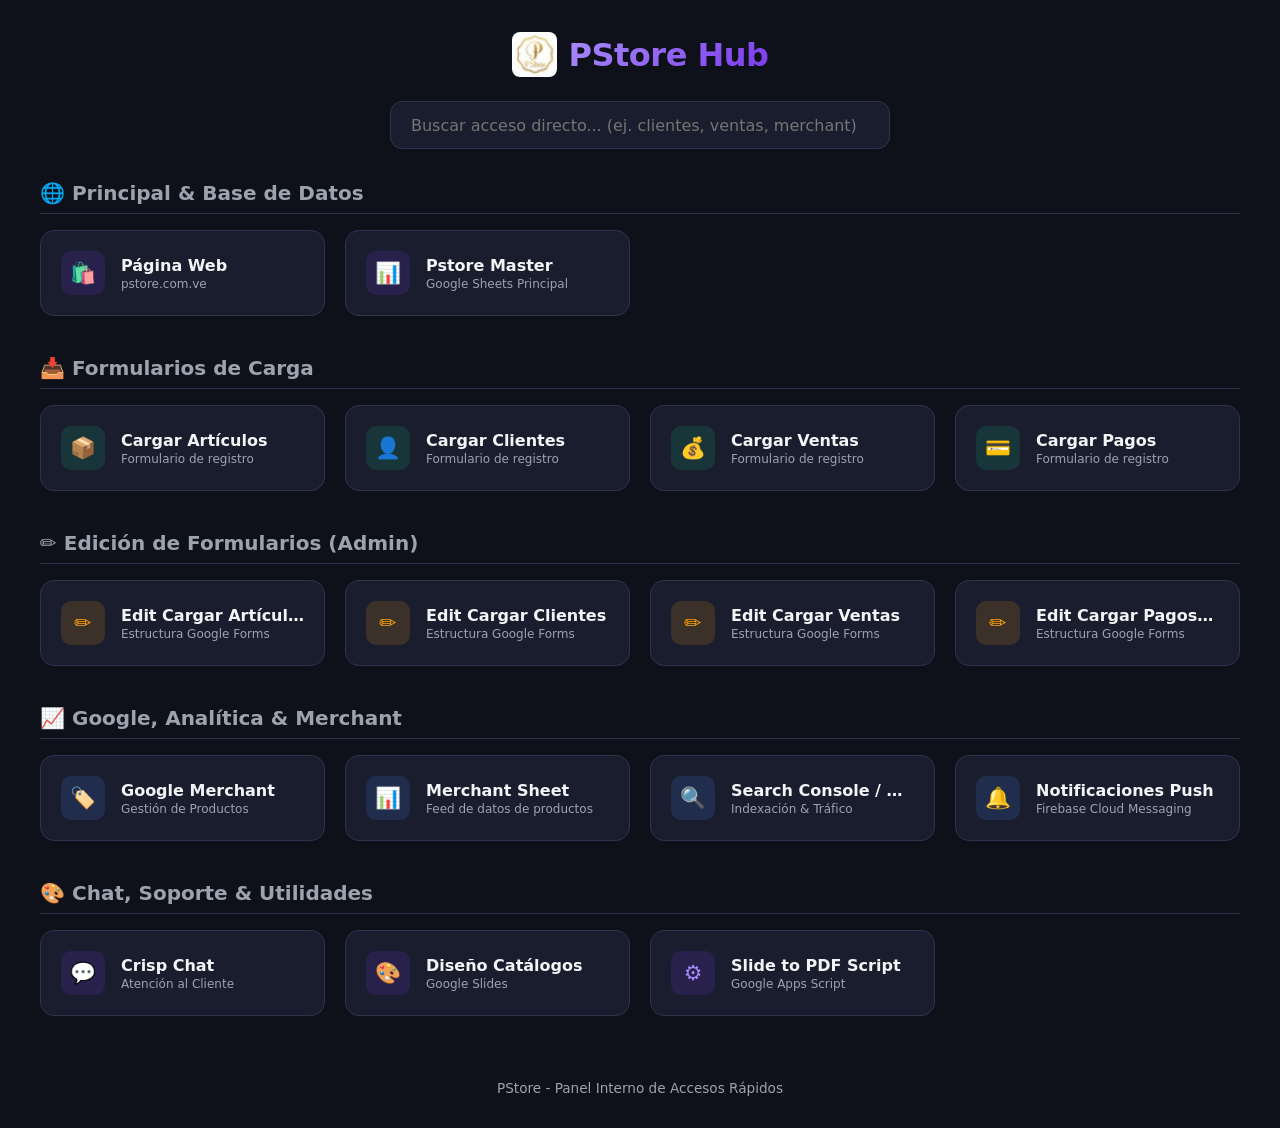
<file: links.html>
<!DOCTYPE html>
<html lang="es">
<head>
  <meta charset="UTF-8">
  <meta name="viewport" content="width=device-width, initial-scale=1.0">
  <title>PStore - Hub de Accesos Rápidos</title>
  <link rel="icon" type="image/png" href="assets/pstore.png">
  <style>
    :root {
      --bg-color: #0f111a;
      --card-bg: #1a1d2e;
      --card-hover: #23273e;
      --primary: #7c3aed;
      --primary-hover: #6d28d9;
      --text-main: #f3f4f6;
      --text-muted: #9ca3af;
      --accent-edit: #f59e0b;
      --accent-view: #10b981;
      --accent-google: #4285f4;
      --border-color: #2e344e;
    }

    * {
      box-sizing: border-box;
      margin: 0;
      padding: 0;
      font-family: 'Segoe UI', system-ui, -apple-system, sans-serif;
    }

    body {
      background-color: var(--bg-color);
      color: var(--text-main);
      min-height: 100vh;
      padding: 2rem 1rem;
    }

    header {
      max-width: 1200px;
      margin: 0 auto 2rem auto;
      text-align: center;
    }

    .brand {
      display: flex;
      align-items: center;
      justify-content: center;
      gap: 12px;
      margin-bottom: 1rem;
    }

    .brand img {
      width: 45px;
      height: 45px;
      border-radius: 8px;
    }

    .brand h1 {
      font-size: 2rem;
      letter-spacing: -0.5px;
      background: linear-gradient(135deg, #a78bfa, var(--primary));
      -webkit-background-clip: text;
      -webkit-text-fill-color: transparent;
    }

    .search-container {
      max-width: 500px;
      margin: 1.5rem auto 0 auto;
      position: relative;
    }

    .search-container input {
      width: 100%;
      padding: 0.85rem 1.25rem;
      border-radius: 12px;
      border: 1px solid var(--border-color);
      background-color: var(--card-bg);
      color: var(--text-main);
      font-size: 1rem;
      outline: none;
      transition: all 0.3s ease;
    }

    .search-container input:focus {
      border-color: var(--primary);
      box-shadow: 0 0 0 3px rgba(124, 58, 237, 0.25);
    }

    main {
      max-width: 1200px;
      margin: 0 auto;
      display: flex;
      flex-direction: column;
      gap: 2.5rem;
    }

    .category-title {
      font-size: 1.25rem;
      color: var(--text-muted);
      margin-bottom: 1rem;
      display: flex;
      align-items: center;
      gap: 8px;
      border-bottom: 1px solid var(--border-color);
      padding-bottom: 0.5rem;
    }

    .grid {
      display: grid;
      grid-template-columns: repeat(auto-fill, minmax(260px, 1fr));
      gap: 1.25rem;
    }

    .link-card {
      background-color: var(--card-bg);
      border: 1px solid var(--border-color);
      border-radius: 14px;
      padding: 1.25rem;
      text-decoration: none;
      color: var(--text-main);
      display: flex;
      align-items: center;
      gap: 1rem;
      transition: all 0.25s ease;
      position: relative;
      overflow: hidden;
    }

    .link-card:hover {
      background-color: var(--card-hover);
      transform: translateY(-3px);
      border-color: var(--primary);
      box-shadow: 0 8px 20px rgba(0,0,0,0.3);
    }

    .icon-box {
      width: 44px;
      height: 44px;
      border-radius: 10px;
      background: rgba(124, 58, 237, 0.15);
      color: #a78bfa;
      display: flex;
      align-items: center;
      justify-content: center;
      font-size: 1.3rem;
      flex-shrink: 0;
    }

    .card-info {
      display: flex;
      flex-direction: column;
      overflow: hidden;
    }

    .card-title {
      font-weight: 600;
      font-size: 1rem;
      white-space: nowrap;
      overflow: hidden;
      text-overflow: ellipsis;
    }

    .card-tag {
      font-size: 0.75rem;
      color: var(--text-muted);
      margin-top: 2px;
    }

    /* Modificadores por tipo de acción */
    .link-card.edit .icon-box {
      background: rgba(245, 158, 11, 0.15);
      color: var(--accent-edit);
    }

    .link-card.load .icon-box {
      background: rgba(16, 185, 129, 0.15);
      color: var(--accent-view);
    }

    .link-card.google .icon-box {
      background: rgba(66, 133, 244, 0.15);
      color: var(--accent-google);
    }

    footer {
      text-align: center;
      margin-top: 4rem;
      color: var(--text-muted);
      font-size: 0.85rem;
    }

    /* Ocultar tarjetas que no coincidan con la búsqueda */
    .hidden {
      display: none !important;
    }
  </style>
</head>
<body>

  <header>
    <div class="brand">
      <img src="assets/pstore.png" alt="PStore" onerror="this.style.display='none'">
      <h1>PStore Hub</h1>
    </div>
    <div class="search-container">
      <input type="text" id="searchInput" placeholder="Buscar acceso directo... (ej. clientes, ventas, merchant)" onkeyup="filtrarEnlaces()">
    </div>
  </header>

  <main>

    <!-- SECCIÓN 1: PRINCIPALES & SITIO -->
    <section class="link-group">
      <h2 class="category-title">🌐 Principal & Base de Datos</h2>
      <div class="grid">
        
        <a href="https://pstore.com.ve" target="_blank" class="link-card">
          <div class="icon-box">🛍️</div>
          <div class="card-info">
            <span class="card-title">Página Web</span>
            <span class="card-tag">pstore.com.ve</span>
          </div>
        </a>

        <a href="https://docs.google.com/spreadsheets/d/1Oy7oviUDfuKbSWfTWEO2qLLcRkblcxp8n0uVoQOEPE0/edit?usp=sharing" target="_blank" class="link-card">
          <div class="icon-box">📊</div>
          <div class="card-info">
            <span class="card-title">Pstore Master</span>
            <span class="card-tag">Google Sheets Principal</span>
          </div>
        </a>

      </div>
    </section>

    <!-- SECCIÓN 2: CARGA DE DATOS (FORMULARIOS RESPUESTA) -->
    <section class="link-group">
      <h2 class="category-title">📥 Formularios de Carga</h2>
      <div class="grid">

        <a href="https://forms.gle/qDS8vfbcsd91ERAs5" target="_blank" class="link-card load">
          <div class="icon-box">📦</div>
          <div class="card-info">
            <span class="card-title">Cargar Artículos</span>
            <span class="card-tag">Formulario de registro</span>
          </div>
        </a>

        <a href="https://docs.google.com/forms/d/e/1FAIpQLSc2mAnET4Qi3EbHRLFr1U32-f0-y5-ZE7R09BPXT_EVN79C2Q/viewform?usp=publish-editor" target="_blank" class="link-card load">
          <div class="icon-box">👤</div>
          <div class="card-info">
            <span class="card-title">Cargar Clientes</span>
            <span class="card-tag">Formulario de registro</span>
          </div>
        </a>

        <a href="https://docs.google.com/forms/d/1WIcMBXxWc2bWsIP05rTNUvOGQ4TWsbBh2VovqD-raD0/edit" target="_blank" class="link-card load">
          <div class="icon-box">💰</div>
          <div class="card-info">
            <span class="card-title">Cargar Ventas</span>
            <span class="card-tag">Formulario de registro</span>
          </div>
        </a>

        <a href="https://forms.gle/CU3Hy4etnTAte1fN6" target="_blank" class="link-card load">
          <div class="icon-box">💳</div>
          <div class="card-info">
            <span class="card-title">Cargar Pagos</span>
            <span class="card-tag">Formulario de registro</span>
          </div>
        </a>

      </div>
    </section>

    <!-- SECCIÓN 3: EDICIÓN DE FORMULARIOS -->
    <section class="link-group">
      <h2 class="category-title">✏️ Edición de Formularios (Admin)</h2>
      <div class="grid">

        <a href="https://docs.google.com/forms/d/1-9ZztYV-1vZR9as7TiOVOMaGW8U9nzHgDyauMsRuRXo/edit" target="_blank" class="link-card edit">
          <div class="icon-box">✏️</div>
          <div class="card-info">
            <span class="card-title">Edit Cargar Artículos</span>
            <span class="card-tag">Estructura Google Forms</span>
          </div>
        </a>

        <a href="https://docs.google.com/forms/d/1fBJq_mkz_J2ggGT6OqvBnKS9DCDmCMK5PhkTPX6NEgE/edit" target="_blank" class="link-card edit">
          <div class="icon-box">✏️</div>
          <div class="card-info">
            <span class="card-title">Edit Cargar Clientes</span>
            <span class="card-tag">Estructura Google Forms</span>
          </div>
        </a>

        <a href="https://forms.gle/PMhcsmj7qzrYe4rUA" target="_blank" class="link-card edit">
          <div class="icon-box">✏️</div>
          <div class="card-info">
            <span class="card-title">Edit Cargar Ventas</span>
            <span class="card-tag">Estructura Google Forms</span>
          </div>
        </a>

        <a href="https://docs.google.com/forms/d/16pW1PPQlOW4q5l2nht_x6KTDP5MswQmHVWyW7EzNACg/edit" target="_blank" class="link-card edit">
          <div class="icon-box">✏️</div>
          <div class="card-info">
            <span class="card-title">Edit Cargar Pagos/Abonos</span>
            <span class="card-tag">Estructura Google Forms</span>
          </div>
        </a>

      </div>
    </section>

    <!-- SECCIÓN 4: PLATA FORMAS & HERRAMIENTAS GOOGLE -->
    <section class="link-group">
      <h2 class="category-title">📈 Google, Analítica & Merchant</h2>
      <div class="grid">

        <a href="https://merchants.google.com/mc/items?a=5836408351&timePeriod=2026-07-11%2C2026-08-07&marketingMethod=4&src=ome" target="_blank" class="link-card google">
          <div class="icon-box">🏷️</div>
          <div class="card-info">
            <span class="card-title">Google Merchant</span>
            <span class="card-tag">Gestión de Productos</span>
          </div>
        </a>

        <a href="https://docs.google.com/spreadsheets/d/1KdBY3QBP8BFeV7BCD0Uc82E3tbNEMuCzfDuKtANWMcE/edit?gid=988042870#gid=988042870" target="_blank" class="link-card google">
          <div class="icon-box">📊</div>
          <div class="card-info">
            <span class="card-title">Merchant Sheet</span>
            <span class="card-tag">Feed de datos de productos</span>
          </div>
        </a>

        <a href="https://search.google.com/search-console?resource_id=https%3A%2F%2Fivanguillermo.github.io%2Fpstore%2Fcargar art" target="_blank" class="link-card google">
          <div class="icon-box">🔍</div>
          <div class="card-info">
            <span class="card-title">Search Console / Analytics</span>
            <span class="card-tag">Indexación & Tráfico</span>
          </div>
        </a>

        <a href="https://console.firebase.google.com/u/0/project/pstorechat/messaging" target="_blank" class="link-card google">
          <div class="icon-box">🔔</div>
          <div class="card-info">
            <span class="card-title">Notificaciones Push</span>
            <span class="card-tag">Firebase Cloud Messaging</span>
          </div>
        </a>

      </div>
    </section>

    <!-- SECCIÓN 5: COMUNICACIÓN & DISEÑO -->
    <section class="link-group">
      <h2 class="category-title">🎨 Chat, Soporte & Utilidades</h2>
      <div class="grid">

        <a href="https://app.crisp.chat/" target="_blank" class="link-card">
          <div class="icon-box">💬</div>
          <div class="card-info">
            <span class="card-title">Crisp Chat</span>
            <span class="card-tag">Atención al Cliente</span>
          </div>
        </a>

        <a href="https://docs.google.com/presentation/d/16DMQbu5Sk52aHNVObXTO69CBbKQTGelnqEpf5GxGhXQ/edit?usp=drive_web&ouid=113251891533513230387" target="_blank" class="link-card">
          <div class="icon-box">🎨</div>
          <div class="card-info">
            <span class="card-title">Diseño Catálogos</span>
            <span class="card-tag">Google Slides</span>
          </div>
        </a>

        <a href="https://script.google.com/home/projects/1m6alOUSeaJiKgJBY1kY_JezX0SvqswKEhO6C5h1Rvkw6KKsHL3Y_VWkM/edit" target="_blank" class="link-card">
          <div class="icon-box">⚙️</div>
          <div class="card-info">
            <span class="card-title">Slide to PDF Script</span>
            <span class="card-tag">Google Apps Script</span>
          </div>
        </a>

      </div>
    </section>

  </main>

  <footer>
    <p>PStore - Panel Interno de Accesos Rápidos</p>
  </footer>

  <script>
    function filtrarEnlaces() {
      const query = document.getElementById('searchInput').value.toLowerCase();
      const cards = document.querySelectorAll('.link-card');
      const groups = document.querySelectorAll('.link-group');

      cards.forEach(card => {
        const title = card.querySelector('.card-title').textContent.toLowerCase();
        const tag = card.querySelector('.card-tag').textContent.toLowerCase();
        
        if (title.includes(query) || tag.includes(query)) {
          card.classList.remove('hidden');
        } else {
          card.classList.add('hidden');
        }
      });

      // Ocultar grupo entero si no tiene tarjetas visibles
      groups.forEach(group => {
        const visibleCards = group.querySelectorAll('.link-card:not(.hidden)');
        if (visibleCards.length === 0 && query !== '') {
          group.classList.add('hidden');
        } else {
          group.classList.remove('hidden');
        }
      });
    }
  </script>
</body>
</html>
</file>
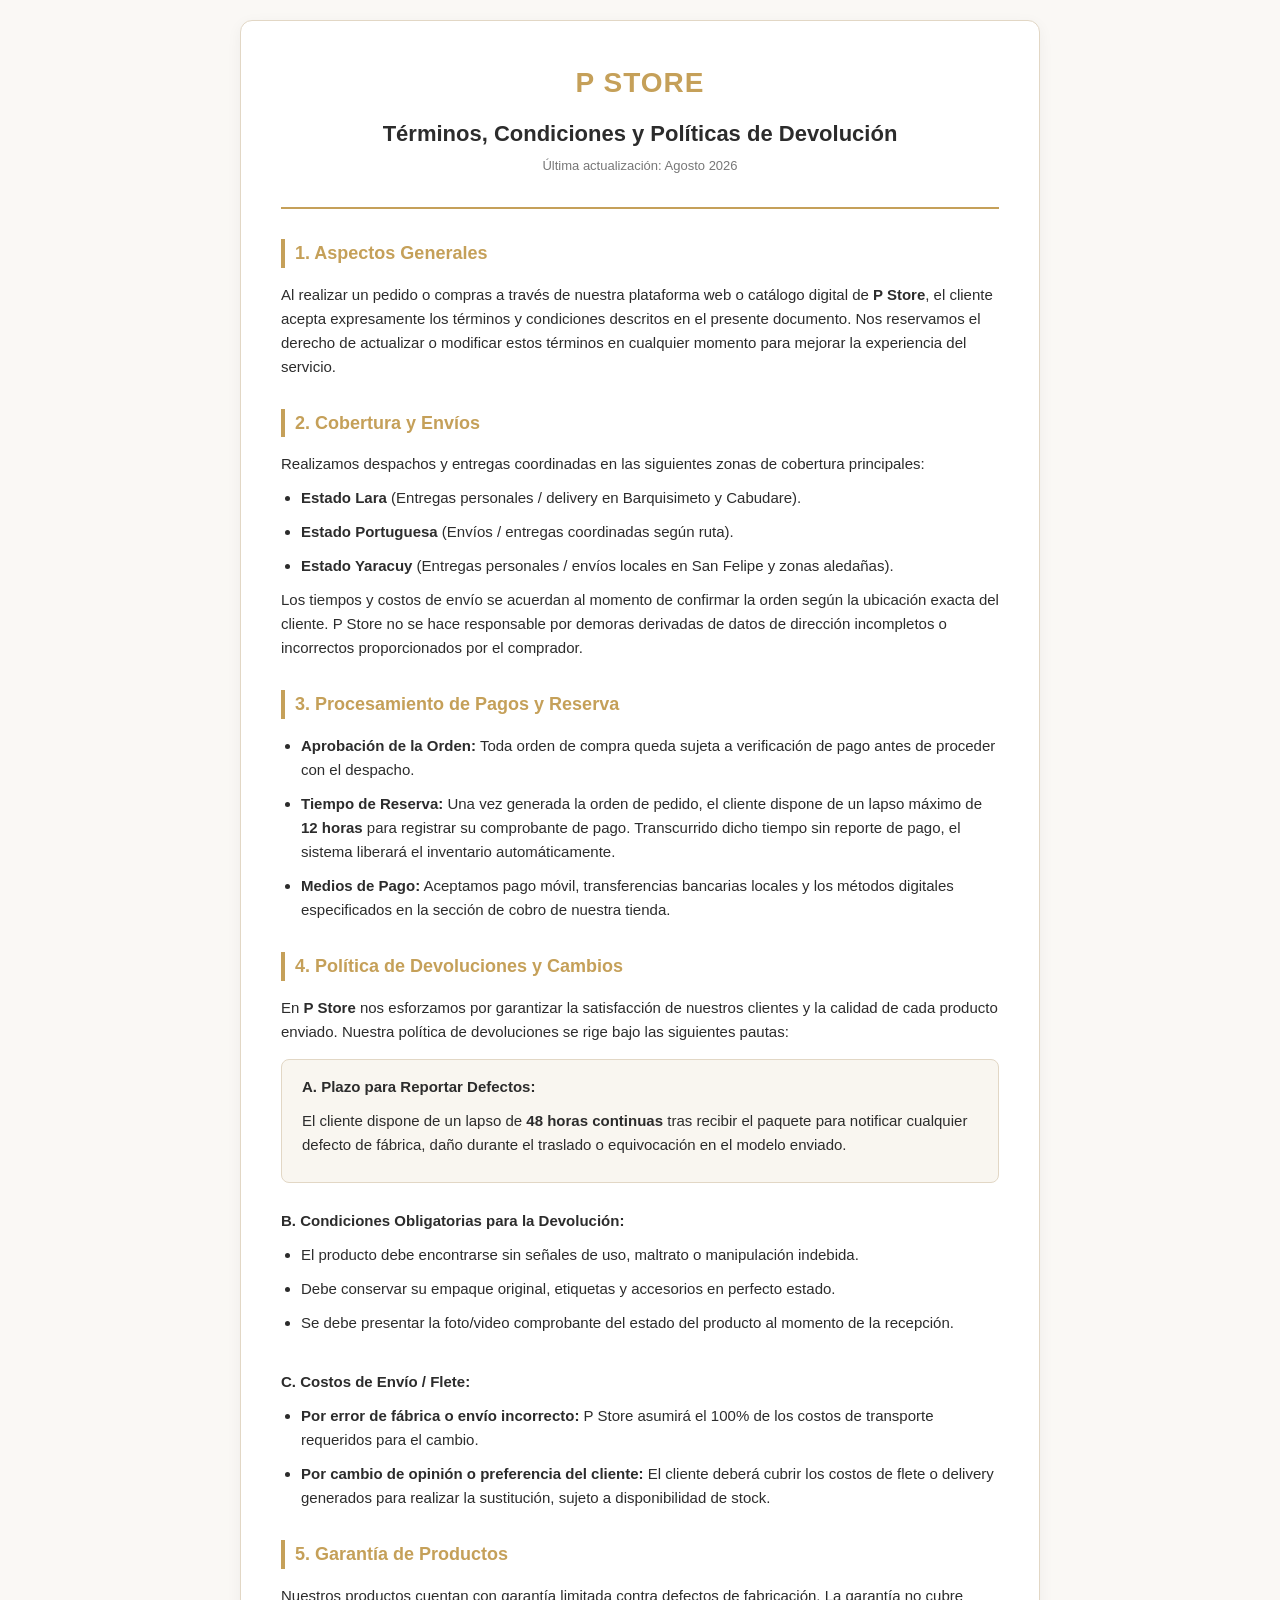
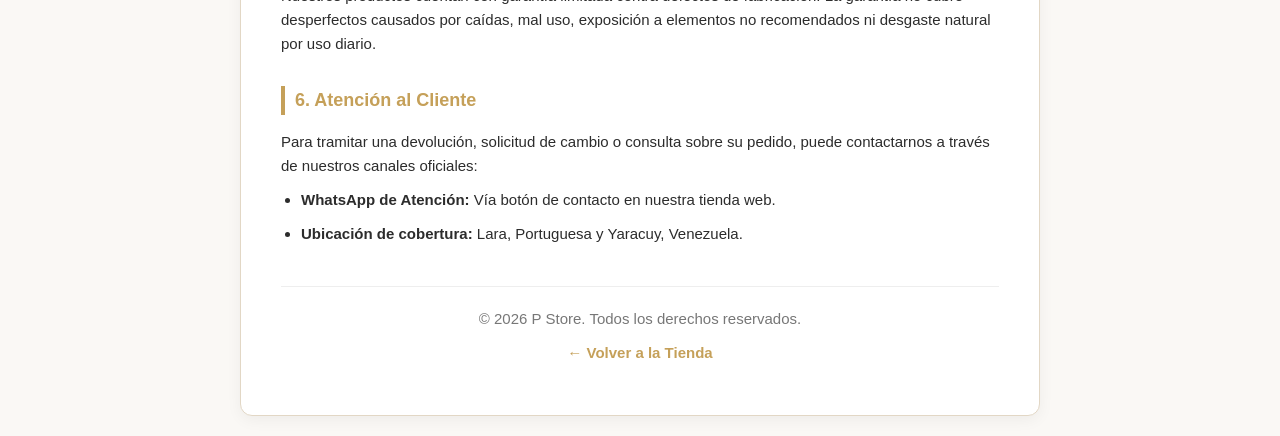
<file: terminos.html>
<!DOCTYPE html>
<html lang="es">
<head>
    <meta charset="UTF-8">
    <meta name="viewport" content="width=device-width, initial-scale=1.0">
    <title>Términos, Condiciones y Políticas de Devolución - P Store</title>
    <style>
        :root {
            --primary-color: #c5a059;
            --text-color: #2c2c2c;
            --bg-color: #faf8f5;
            --card-bg: #ffffff;
            --border-color: #e2d7c5;
        }

        * {
            box-sizing: border-box;
            margin: 0;
            padding: 0;
        }

        body {
            font-family: 'Segoe UI', Roboto, Helvetica, Arial, sans-serif;
            line-height: 1.6;
            color: var(--text-color);
            background-color: var(--bg-color);
            padding: 20px;
        }

        .container {
            max-width: 800px;
            margin: 0 auto;
            background: var(--card-bg);
            padding: 40px;
            border-radius: 12px;
            box-shadow: 0 4px 15px rgba(0,0,0,0.05);
            border: 1px solid var(--border-color);
        }

        .header {
            text-align: center;
            border-bottom: 2px solid var(--primary-color);
            padding-bottom: 20px;
            margin-bottom: 30px;
        }

        .logo {
            font-size: 28px;
            font-weight: bold;
            color: var(--primary-color);
            text-decoration: none;
            letter-spacing: 1px;
        }

        h1 {
            font-size: 22px;
            color: var(--text-color);
            margin-top: 10px;
        }

        .update-date {
            font-size: 13px;
            color: #777;
            margin-top: 5px;
        }

        section {
            margin-bottom: 30px;
        }

        h2 {
            font-size: 18px;
            color: var(--primary-color);
            border-left: 4px solid var(--primary-color);
            padding-left: 10px;
            margin-bottom: 15px;
        }

        p, li {
            font-size: 15px;
            margin-bottom: 10px;
        }

        ul {
            padding-left: 20px;
        }

        .highlight-box {
            background-color: #f9f6f0;
            border: 1px solid var(--border-color);
            padding: 15px 20px;
            border-radius: 8px;
            margin-top: 15px;
        }

        .footer {
            text-align: center;
            margin-top: 40px;
            padding-top: 20px;
            border-top: 1px solid #eee;
            font-size: 13px;
            color: #777;
        }

        .footer a {
            color: var(--primary-color);
            text-decoration: none;
            font-weight: bold;
        }

        @media (max-width: 600px) {
            body {
                padding: 10px;
            }
            .container {
                padding: 20px;
            }
            h1 {
                font-size: 18px;
            }
            h2 {
                font-size: 16px;
            }
        }
    </style>
</head>
<body>

    <div class="container">
        <header class="header">
            <a href="index.html" class="logo">P STORE</a>
            <h1>Términos, Condiciones y Políticas de Devolución</h1>
            <p class="update-date">Última actualización: Agosto 2026</p>
        </header>

        <section>
            <h2>1. Aspectos Generales</h2>
            <p>Al realizar un pedido o compras a través de nuestra plataforma web o catálogo digital de <strong>P Store</strong>, el cliente acepta expresamente los términos y condiciones descritos en el presente documento. Nos reservamos el derecho de actualizar o modificar estos términos en cualquier momento para mejorar la experiencia del servicio.</p>
        </section>

        <section>
            <h2>2. Cobertura y Envíos</h2>
            <p>Realizamos despachos y entregas coordinadas en las siguientes zonas de cobertura principales:</p>
            <ul>
                <li><strong>Estado Lara</strong> (Entregas personales / delivery en Barquisimeto y Cabudare).</li>
                <li><strong>Estado Portuguesa</strong> (Envíos / entregas coordinadas según ruta).</li>
                <li><strong>Estado Yaracuy</strong> (Entregas personales / envíos locales en San Felipe y zonas aledañas).</li>
            </ul>
            <p>Los tiempos y costos de envío se acuerdan al momento de confirmar la orden según la ubicación exacta del cliente. P Store no se hace responsable por demoras derivadas de datos de dirección incompletos o incorrectos proporcionados por el comprador.</p>
        </section>

        <section>
            <h2>3. Procesamiento de Pagos y Reserva</h2>
            <ul>
                <li><strong>Aprobación de la Orden:</strong> Toda orden de compra queda sujeta a verificación de pago antes de proceder con el despacho.</li>
                <li><strong>Tiempo de Reserva:</strong> Una vez generada la orden de pedido, el cliente dispone de un lapso máximo de <strong>12 horas</strong> para registrar su comprobante de pago. Transcurrido dicho tiempo sin reporte de pago, el sistema liberará el inventario automáticamente.</li>
                <li><strong>Medios de Pago:</strong> Aceptamos pago móvil, transferencias bancarias locales y los métodos digitales especificados en la sección de cobro de nuestra tienda.</li>
            </ul>
        </section>

        <section>
            <h2>4. Política de Devoluciones y Cambios</h2>
            <p>En <strong>P Store</strong> nos esforzamos por garantizar la satisfacción de nuestros clientes y la calidad de cada producto enviado. Nuestra política de devoluciones se rige bajo las siguientes pautas:</p>

            <div class="highlight-box">
                <p><strong>A. Plazo para Reportar Defectos:</strong></p>
                <p>El cliente dispone de un lapso de <strong>48 horas continuas</strong> tras recibir el paquete para notificar cualquier defecto de fábrica, daño durante el traslado o equivocación en el modelo enviado.</p>
            </div>

            <br>
            <p><strong>B. Condiciones Obligatorias para la Devolución:</strong></p>
            <ul>
                <li>El producto debe encontrarse sin señales de uso, maltrato o manipulación indebida.</li>
                <li>Debe conservar su empaque original, etiquetas y accesorios en perfecto estado.</li>
                <li>Se debe presentar la foto/video comprobante del estado del producto al momento de la recepción.</li>
            </ul>

            <br>
            <p><strong>C. Costos de Envío / Flete:</strong></p>
            <ul>
                <li><strong>Por error de fábrica o envío incorrecto:</strong> P Store asumirá el 100% de los costos de transporte requeridos para el cambio.</li>
                <li><strong>Por cambio de opinión o preferencia del cliente:</strong> El cliente deberá cubrir los costos de flete o delivery generados para realizar la sustitución, sujeto a disponibilidad de stock.</li>
            </ul>
        </section>

        <section>
            <h2>5. Garantía de Productos</h2>
            <p>Nuestros productos cuentan con garantía limitada contra defectos de fabricación. La garantía no cubre desperfectos causados por caídas, mal uso, exposición a elementos no recomendados ni desgaste natural por uso diario.</p>
        </section>

        <section>
            <h2>6. Atención al Cliente</h2>
            <p>Para tramitar una devolución, solicitud de cambio o consulta sobre su pedido, puede contactarnos a través de nuestros canales oficiales:</p>
            <ul>
                <li><strong>WhatsApp de Atención:</strong> Vía botón de contacto en nuestra tienda web.</li>
                <li><strong>Ubicación de cobertura:</strong> Lara, Portuguesa y Yaracuy, Venezuela.</li>
            </ul>
        </section>

        <footer class="footer">
            <p>&copy; 2026 P Store. Todos los derechos reservados.</p>
            <p><a href="index.html">&larr; Volver a la Tienda</a></p>
        </footer>
    </div>

</body>
</html>
</file>
